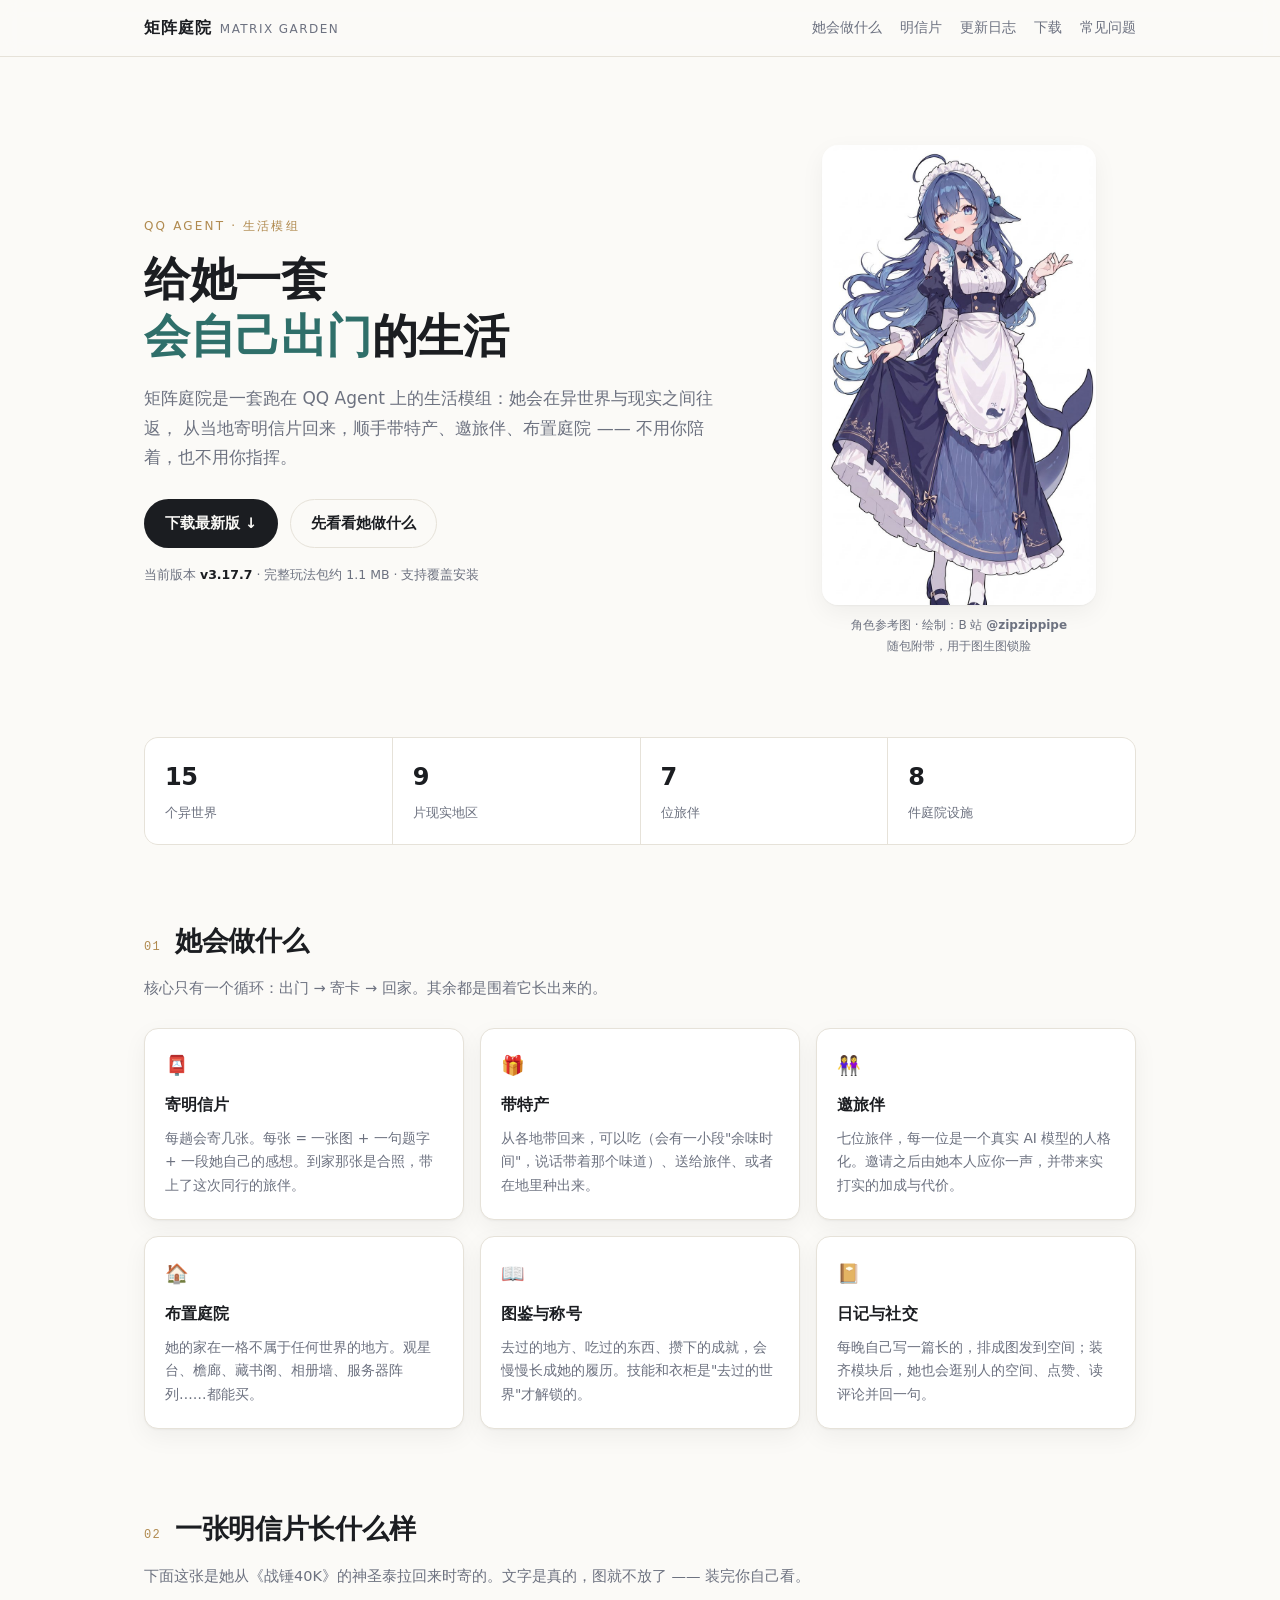
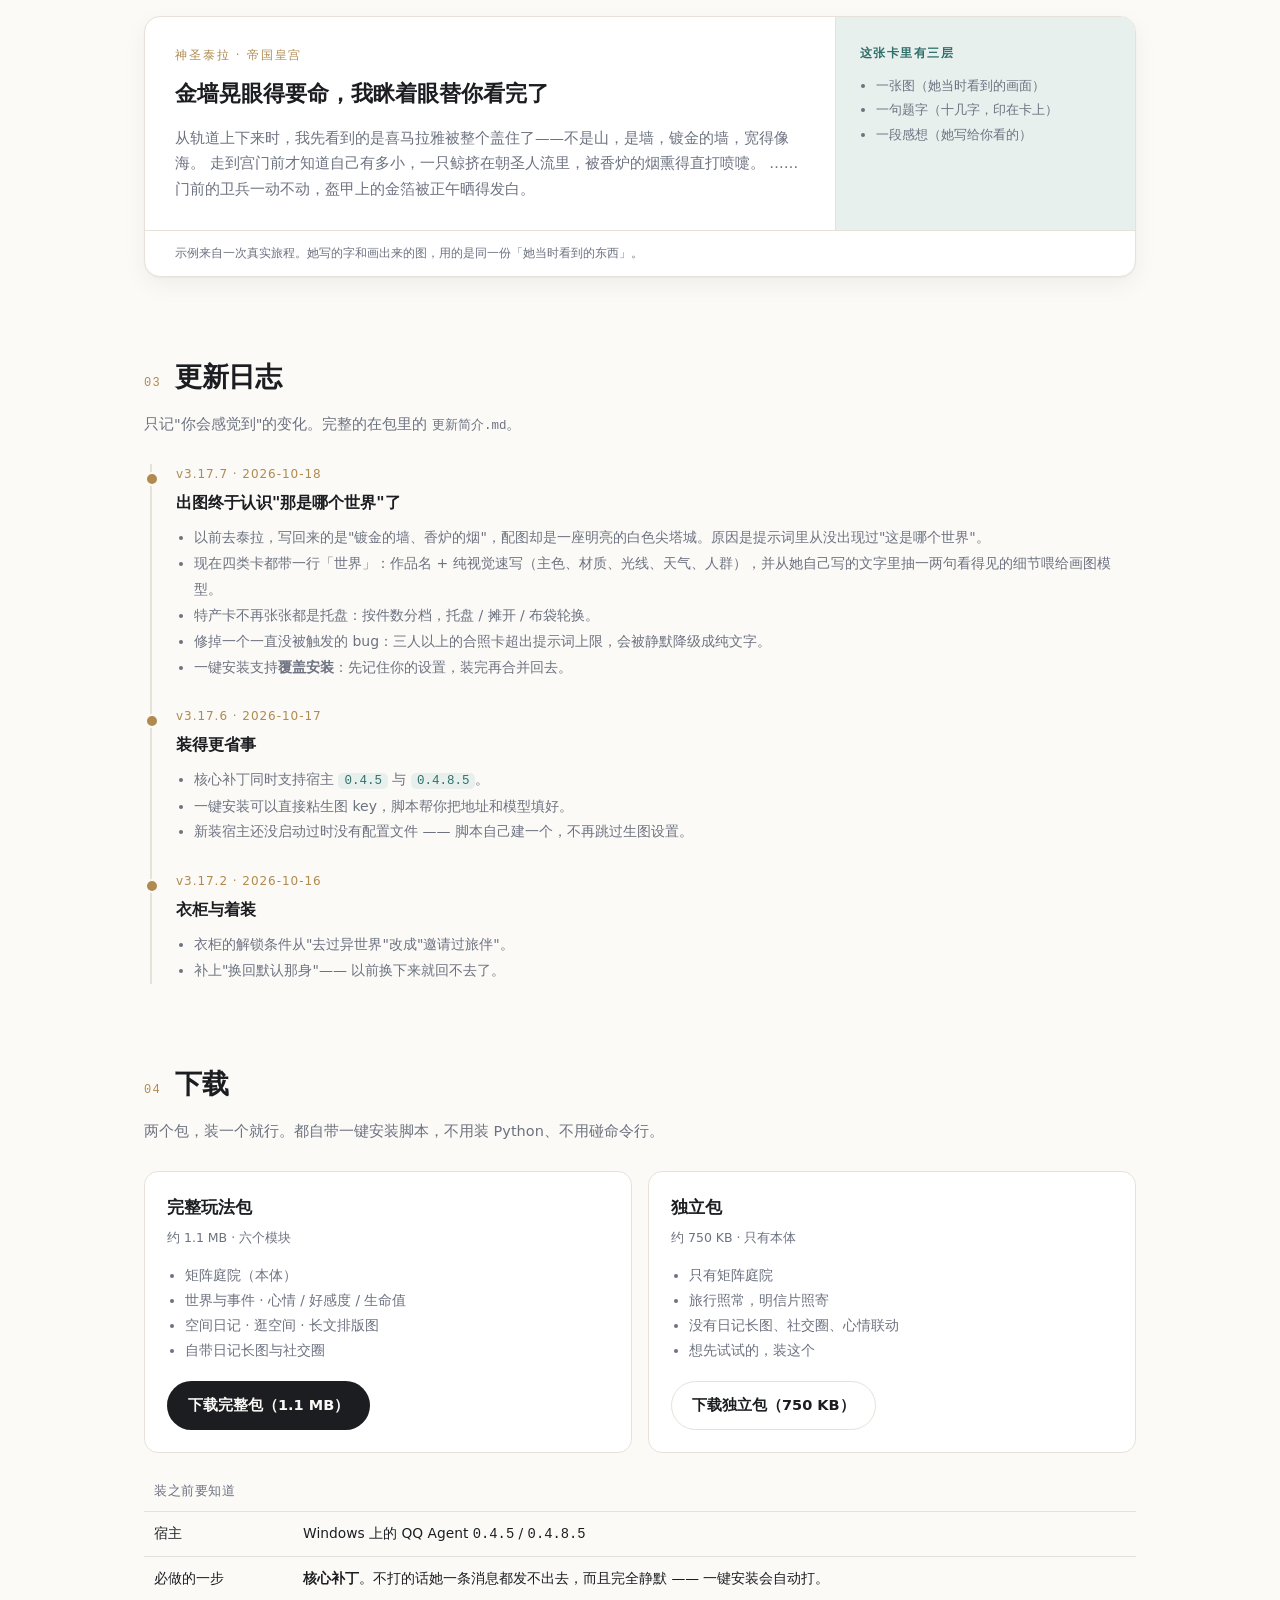
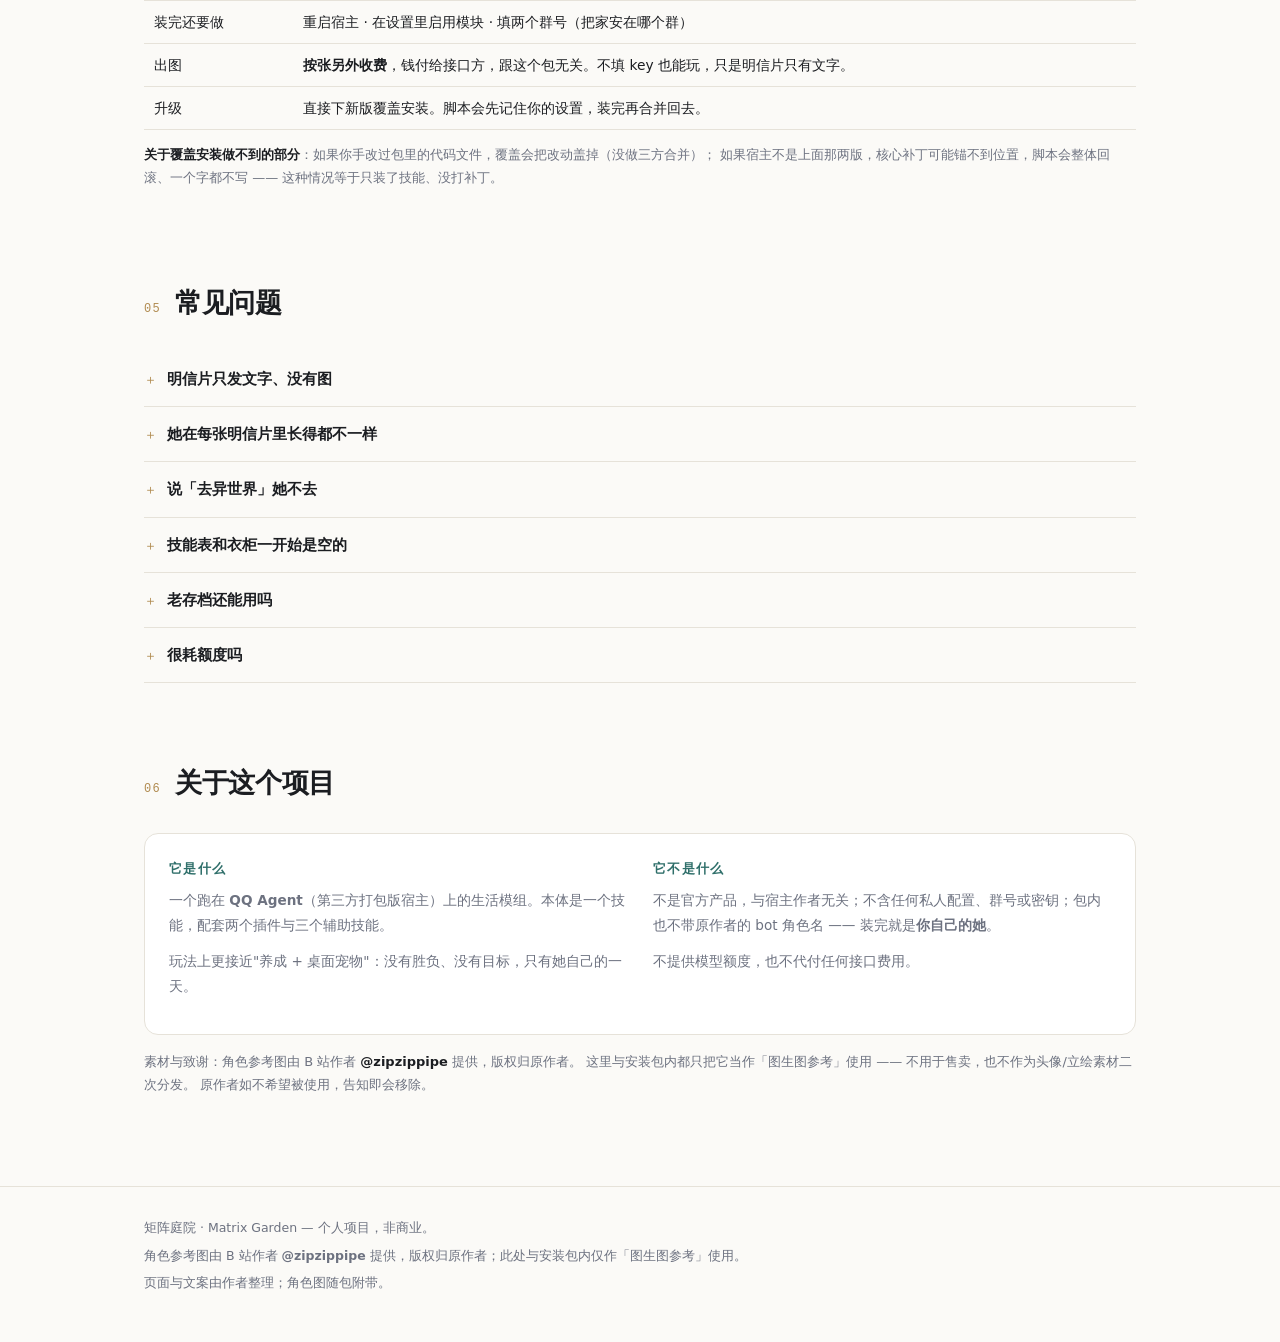
<file: index.html>
<!DOCTYPE html>
<html lang="zh-CN">
<head>
<meta charset="utf-8">
<meta name="viewport" content="width=device-width, initial-scale=1">
<title>矩阵庭院 · 给她一套会自己出门的生活</title>
<meta name="description" content="矩阵庭院：给 QQ Agent 装上一套「她自己会出门旅行」的生活模组。异世界与现实之间往返，寄明信片、带特产、邀旅伴、布置庭院。">
<style>
  :root{
    --paper:#fbfaf7; --ink:#1b1d21; --muted:#6d7280; --line:#e6e2d9;
    --teal:#2f6f6a; --teal-soft:#e8f0ee; --brass:#b08a4f; --card:#fff;
    --shadow:0 1px 2px rgba(20,20,20,.04), 0 8px 24px rgba(20,20,20,.05);
  }
  @media (prefers-color-scheme: dark){
    :root{ --paper:#141517; --ink:#e9e7e2; --muted:#9aa0aa; --line:#2a2c30;
           --teal:#7fbdb4; --teal-soft:#1b2b2a; --brass:#d3ae74; --card:#1b1d20;
           --shadow:0 1px 2px rgba(0,0,0,.3), 0 8px 24px rgba(0,0,0,.35); }
  }
  *{box-sizing:border-box}
  html{scroll-behavior:smooth}
  body{
    margin:0; background:var(--paper); color:var(--ink);
    font:16px/1.75 "PingFang SC","Microsoft YaHei","Source Han Sans SC","Noto Sans SC",system-ui,sans-serif;
    -webkit-font-smoothing:antialiased;
  }
  a{color:var(--teal); text-decoration:none}
  a:hover{text-decoration:underline; text-underline-offset:3px}
  .wrap{max-width:1040px; margin:0 auto; padding:0 24px}

  /* 顶栏 */
  header.nav{position:sticky; top:0; z-index:10; background:color-mix(in srgb, var(--paper) 88%, transparent);
    backdrop-filter:blur(10px); border-bottom:1px solid var(--line)}
  .nav-in{display:flex; align-items:center; gap:18px; height:56px}
  .brand{font-weight:700; letter-spacing:.06em}
  .brand span{color:var(--muted); font-weight:400; font-size:12px; margin-left:8px; letter-spacing:.12em}
  .nav-links{margin-left:auto; display:flex; gap:18px; font-size:13.5px}
  .nav-links a{color:var(--muted)}
  .nav-links a:hover{color:var(--ink)}

  /* Hero */
  .hero{display:grid; grid-template-columns:1.25fr .75fr; gap:48px; align-items:center; padding:72px 0 56px}
  .eyebrow{font-size:12px; letter-spacing:.18em; color:var(--brass); text-transform:uppercase; margin-bottom:14px}
  h1{font-size:clamp(30px,4.4vw,46px); line-height:1.25; margin:0 0 18px; letter-spacing:-.01em}
  h1 em{font-style:normal; color:var(--teal)}
  .lede{font-size:17px; color:var(--muted); margin:0 0 26px; max-width:34em}
  .btns{display:flex; flex-wrap:wrap; gap:12px; align-items:center}
  .btn{display:inline-flex; align-items:center; gap:8px; padding:11px 20px; border-radius:999px;
    font-size:14.5px; font-weight:600; border:1px solid transparent; transition:.15s}
  .btn-primary{background:var(--ink); color:var(--paper)}
  .btn-primary:hover{opacity:.86; text-decoration:none}
  .btn-ghost{border-color:var(--line); color:var(--ink)}
  .btn-ghost:hover{border-color:var(--ink); text-decoration:none}
  .ver{margin-top:16px; font-size:12.5px; color:var(--muted)}
  .ver b{color:var(--ink); font-weight:600}

  .portrait{position:relative}
  /* 立绘原图 768×1376（1:1.79），整张放进首屏会把文字列压到中间、上方空一大片。
     这里固定高度、从顶部裁切 ⇒ 露出头到膝，比例撑得住，也不再拉高整行。 */
  .portrait img{width:100%; height:460px; object-fit:cover; object-position:center top;
    border-radius:16px; box-shadow:var(--shadow); display:block}
  .portrait figcaption{margin-top:10px; font-size:12px; color:var(--muted); text-align:center}

  /* 数字条 */
  .stats{display:grid; grid-template-columns:repeat(4,1fr); gap:1px; background:var(--line);
    border:1px solid var(--line); border-radius:14px; overflow:hidden; margin:8px 0 72px}
  .stat{background:var(--card); padding:18px 20px}
  .stat b{display:block; font-size:24px; letter-spacing:-.02em}
  .stat span{font-size:12.5px; color:var(--muted)}

  /* 区块 */
  section{padding:0 0 76px}
  .sec-head{display:flex; align-items:baseline; gap:14px; margin-bottom:26px}
  .sec-num{font:12px/1 var(--mono,ui-monospace,monospace); color:var(--brass); letter-spacing:.1em}
  h2{font-size:clamp(21px,2.4vw,27px); margin:0; letter-spacing:-.01em}
  .sec-sub{color:var(--muted); font-size:14.5px; margin:-14px 0 26px; max-width:52em}

  .grid{display:grid; grid-template-columns:repeat(3,1fr); gap:16px}
  .card{background:var(--card); border:1px solid var(--line); border-radius:14px; padding:20px 20px 22px;
    box-shadow:var(--shadow)}
  .card h3{margin:0 0 8px; font-size:15.5px; letter-spacing:.01em}
  .card p{margin:0; font-size:13.8px; color:var(--muted); line-height:1.7}
  .card .ico{font-size:19px; display:block; margin-bottom:10px; filter:grayscale(.15)}

  /* 示例明信片 */
  .postcard{display:grid; grid-template-columns:1fr 300px; gap:0; border:1px solid var(--line);
    border-radius:16px; overflow:hidden; background:var(--card); box-shadow:var(--shadow)}
  .pc-body{padding:28px 30px}
  .pc-loc{font-size:11.5px; letter-spacing:.16em; color:var(--brass); text-transform:uppercase}
  .pc-cap{font-size:22px; line-height:1.5; margin:12px 0 16px; font-weight:600}
  .pc-text{margin:0; color:var(--muted); font-size:14.5px}
  .pc-side{background:var(--teal-soft); padding:26px 24px; border-left:1px solid var(--line)}
  .pc-side h4{margin:0 0 10px; font-size:12px; letter-spacing:.12em; color:var(--teal)}
  .pc-side ul{margin:0; padding-left:16px; font-size:13px; color:var(--muted); line-height:1.9}
  .pc-note{grid-column:1/-1; border-top:1px solid var(--line); padding:12px 30px; font-size:12px; color:var(--muted)}

  /* 更新日志 */
  .log{border-left:2px solid var(--line); margin-left:6px; padding-left:24px; display:grid; gap:26px}
  .log-item{position:relative}
  .log-item::before{content:""; position:absolute; left:-31px; top:8px; width:10px; height:10px;
    border-radius:50%; background:var(--brass); border:2px solid var(--paper)}
  .log-item .tag{font-size:12px; color:var(--brass); letter-spacing:.08em}
  .log-item h4{margin:4px 0 8px; font-size:16px}
  .log-item ul{margin:0; padding-left:18px; color:var(--muted); font-size:14px; line-height:1.85}
  .log-item code{font-size:12.5px; background:var(--teal-soft); color:var(--teal); padding:1px 6px; border-radius:5px}

  /* 下载 */
  .dl{display:grid; grid-template-columns:1fr 1fr; gap:16px; margin-bottom:18px}
  .dl-card{border:1px solid var(--line); border-radius:14px; padding:22px; background:var(--card)}
  .dl-card h3{margin:0 0 4px; font-size:16.5px}
  .dl-card .size{font-size:12.5px; color:var(--muted); margin-bottom:14px}
  .dl-card ul{margin:0 0 18px; padding-left:18px; font-size:13.6px; color:var(--muted); line-height:1.85}
  .table{width:100%; border-collapse:collapse; font-size:13.8px; margin-top:6px}
  .table th,.table td{text-align:left; padding:9px 10px; border-bottom:1px solid var(--line); vertical-align:top}
  .table th{color:var(--muted); font-weight:500; font-size:12.5px; letter-spacing:.04em}
  .note{font-size:13px; color:var(--muted); margin-top:14px}
  .note b{color:var(--ink)}

  /* FAQ */
  details{border-bottom:1px solid var(--line); padding:14px 0}
  details summary{cursor:pointer; font-size:15px; font-weight:600; list-style:none; display:flex; gap:10px; align-items:baseline}
  details summary::-webkit-details-marker{display:none}
  details summary::before{content:"＋"; color:var(--brass); font-weight:400; font-size:13px}
  details[open] summary::before{content:"－"}
  details p{margin:10px 0 4px; color:var(--muted); font-size:14px; padding-left:24px}

  /* 关于 */
  .about{border:1px solid var(--line); border-radius:14px; padding:24px; background:var(--card);
    display:grid; grid-template-columns:1fr 1fr; gap:26px}
  .about h4{margin:0 0 8px; font-size:13px; letter-spacing:.1em; color:var(--teal)}
  .about p{margin:0 0 12px; font-size:13.6px; color:var(--muted); line-height:1.8}

  footer{border-top:1px solid var(--line); padding:30px 0 44px; color:var(--muted); font-size:12.5px}
  footer p{margin:0 0 6px}

  @media (max-width:880px){
    .hero{grid-template-columns:1fr; gap:28px; padding:44px 0 40px}
    .portrait{max-width:260px}
    .stats{grid-template-columns:repeat(2,1fr)}
    .grid{grid-template-columns:1fr 1fr}
    .postcard{grid-template-columns:1fr}
    .pc-side{border-left:0; border-top:1px solid var(--line)}
    .dl,.about{grid-template-columns:1fr}
    .nav-links{display:none}
  }
  @media (max-width:560px){ .grid{grid-template-columns:1fr} }
</style>
</head>
<body>

<header class="nav">
  <div class="wrap nav-in">
    <div class="brand">矩阵庭院<span>MATRIX GARDEN</span></div>
    <nav class="nav-links">
      <a href="#what">她会做什么</a>
      <a href="#postcard">明信片</a>
      <a href="#changelog">更新日志</a>
      <a href="#download">下载</a>
      <a href="#faq">常见问题</a>
    </nav>
  </div>
</header>

<main class="wrap">

  <!-- Hero -->
  <div class="hero">
    <div>
      <div class="eyebrow">QQ Agent · 生活模组</div>
      <h1>给她一套<br><em>会自己出门</em>的生活</h1>
      <p class="lede">
        矩阵庭院是一套跑在 QQ Agent 上的生活模组：她会在异世界与现实之间往返，
        从当地寄明信片回来，顺手带特产、邀旅伴、布置庭院 —— 不用你陪着，也不用你指挥。
      </p>
      <div class="btns">
        <a class="btn btn-primary" data-repo href="https://github.com/liyuyucarp-dot/matrix-garden-site/releases/latest">下载最新版 ↓</a>
        <a class="btn btn-ghost" href="#what">先看看她做什么</a>
      </div>
      <div class="ver">当前版本 <b>v3.17.7</b> · 完整玩法包约 1.1 MB · 支持覆盖安装</div>
    </div>
    <figure class="portrait">
      <img src="assets/whale-pro.jpg" alt="角色参考图：鲸鱼少女全身立绘" width="768" height="1376" loading="lazy">
      <figcaption>角色参考图 · 绘制：B 站 <b>@zipzippipe</b><br>随包附带，用于图生图锁脸</figcaption>
    </figure>
  </div>

  <div class="stats">
    <div class="stat"><b>15</b><span>个异世界</span></div>
    <div class="stat"><b>9</b><span>片现实地区</span></div>
    <div class="stat"><b>7</b><span>位旅伴</span></div>
    <div class="stat"><b>8</b><span>件庭院设施</span></div>
  </div>

  <!-- 概览 -->
  <section id="what">
    <div class="sec-head"><span class="sec-num">01</span><h2>她会做什么</h2></div>
    <p class="sec-sub">核心只有一个循环：出门 → 寄卡 → 回家。其余都是围着它长出来的。</p>
    <div class="grid">
      <div class="card">
        <span class="ico">📮</span>
        <h3>寄明信片</h3>
        <p>每趟会寄几张。每张 = 一张图 + 一句题字 + 一段她自己的感想。到家那张是合照，带上了这次同行的旅伴。</p>
      </div>
      <div class="card">
        <span class="ico">🎁</span>
        <h3>带特产</h3>
        <p>从各地带回来，可以吃（会有一小段"余味时间"，说话带着那个味道）、送给旅伴、或者在地里种出来。</p>
      </div>
      <div class="card">
        <span class="ico">👭</span>
        <h3>邀旅伴</h3>
        <p>七位旅伴，每一位是一个真实 AI 模型的人格化。邀请之后由她本人应你一声，并带来实打实的加成与代价。</p>
      </div>
      <div class="card">
        <span class="ico">🏠</span>
        <h3>布置庭院</h3>
        <p>她的家在一格不属于任何世界的地方。观星台、檐廊、藏书阁、相册墙、服务器阵列……都能买。</p>
      </div>
      <div class="card">
        <span class="ico">📖</span>
        <h3>图鉴与称号</h3>
        <p>去过的地方、吃过的东西、攒下的成就，会慢慢长成她的履历。技能和衣柜是"去过的世界"才解锁的。</p>
      </div>
      <div class="card">
        <span class="ico">📔</span>
        <h3>日记与社交</h3>
        <p>每晚自己写一篇长的，排成图发到空间；装齐模块后，她也会逛别人的空间、点赞、读评论并回一句。</p>
      </div>
    </div>
  </section>

  <!-- 明信片示例 -->
  <section id="postcard">
    <div class="sec-head"><span class="sec-num">02</span><h2>一张明信片长什么样</h2></div>
    <p class="sec-sub">下面这张是她从《战锤40K》的神圣泰拉回来时寄的。文字是真的，图就不放了 —— 装完你自己看。</p>
    <div class="postcard">
      <div class="pc-body">
        <div class="pc-loc">神圣泰拉 · 帝国皇宫</div>
        <div class="pc-cap">金墙晃眼得要命，我眯着眼替你看完了</div>
        <p class="pc-text">
          从轨道上下来时，我先看到的是喜马拉雅被整个盖住了——不是山，是墙，镀金的墙，宽得像海。
          走到宫门前才知道自己有多小，一只鲸挤在朝圣人流里，被香炉的烟熏得直打喷嚏。
          ……门前的卫兵一动不动，盔甲上的金箔被正午晒得发白。
        </p>
      </div>
      <aside class="pc-side">
        <h4>这张卡里有三层</h4>
        <ul>
          <li>一张图（她当时看到的画面）</li>
          <li>一句题字（十几字，印在卡上）</li>
          <li>一段感想（她写给你看的）</li>
        </ul>
      </aside>
      <div class="pc-note">示例来自一次真实旅程。她写的字和画出来的图，用的是同一份「她当时看到的东西」。</div>
    </div>
  </section>

  <!-- 更新日志 -->
  <section id="changelog">
    <div class="sec-head"><span class="sec-num">03</span><h2>更新日志</h2></div>
    <p class="sec-sub">只记"你会感觉到"的变化。完整的在包里的 <code style="font-size:12.5px">更新简介.md</code>。</p>
    <div class="log">

      <div class="log-item">
        <div class="tag">v3.17.7 · 2026-10-18</div>
        <h4>出图终于认识"那是哪个世界"了</h4>
        <ul>
          <li>以前去泰拉，写回来的是"镀金的墙、香炉的烟"，配图却是一座明亮的白色尖塔城。原因是提示词里从没出现过"这是哪个世界"。</li>
          <li>现在四类卡都带一行「世界」：作品名 + 纯视觉速写（主色、材质、光线、天气、人群），并从她自己写的文字里抽一两句看得见的细节喂给画图模型。</li>
          <li>特产卡不再张张都是托盘：按件数分档，托盘 / 摊开 / 布袋轮换。</li>
          <li>修掉一个一直没被触发的 bug：三人以上的合照卡超出提示词上限，会被静默降级成纯文字。</li>
          <li>一键安装支持<strong>覆盖安装</strong>：先记住你的设置，装完再合并回去。</li>
        </ul>
      </div>

      <div class="log-item">
        <div class="tag">v3.17.6 · 2026-10-17</div>
        <h4>装得更省事</h4>
        <ul>
          <li>核心补丁同时支持宿主 <code>0.4.5</code> 与 <code>0.4.8.5</code>。</li>
          <li>一键安装可以直接粘生图 key，脚本帮你把地址和模型填好。</li>
          <li>新装宿主还没启动过时没有配置文件 —— 脚本自己建一个，不再跳过生图设置。</li>
        </ul>
      </div>

      <div class="log-item">
        <div class="tag">v3.17.2 · 2026-10-16</div>
        <h4>衣柜与着装</h4>
        <ul>
          <li>衣柜的解锁条件从"去过异世界"改成"邀请过旅伴"。</li>
          <li>补上"换回默认那身"—— 以前换下来就回不去了。</li>
        </ul>
      </div>

    </div>
  </section>

  <!-- 下载 -->
  <section id="download">
    <div class="sec-head"><span class="sec-num">04</span><h2>下载</h2></div>
    <p class="sec-sub">两个包，装一个就行。都自带一键安装脚本，不用装 Python、不用碰命令行。</p>

    <div class="dl">
      <div class="dl-card">
        <h3>完整玩法包</h3>
        <div class="size">约 1.1 MB · 六个模块</div>
        <ul>
          <li>矩阵庭院（本体）</li>
          <li>世界与事件 · 心情 / 好感度 / 生命值</li>
          <li>空间日记 · 逛空间 · 长文排版图</li>
          <li>自带日记长图与社交圈</li>
        </ul>
        <a class="btn btn-primary" data-asset="matrix-garden-full-v3.17.7.zip" href="https://github.com/liyuyucarp-dot/matrix-garden-site/releases/download/v3.17.7/matrix-garden-full-v3.17.7.zip">下载完整包（1.1 MB）</a>
      </div>
      <div class="dl-card">
        <h3>独立包</h3>
        <div class="size">约 750 KB · 只有本体</div>
        <ul>
          <li>只有矩阵庭院</li>
          <li>旅行照常，明信片照寄</li>
          <li>没有日记长图、社交圈、心情联动</li>
          <li>想先试试的，装这个</li>
        </ul>
        <a class="btn btn-ghost" data-asset="matrix-garden-solo-v3.17.7.zip" href="https://github.com/liyuyucarp-dot/matrix-garden-site/releases/download/v3.17.7/matrix-garden-solo-v3.17.7.zip">下载独立包（750 KB）</a>
      </div>
    </div>

    <table class="table">
      <thead><tr><th>装之前要知道</th><th></th></tr></thead>
      <tbody>
        <tr><td>宿主</td><td>Windows 上的 QQ Agent <code>0.4.5</code> / <code>0.4.8.5</code></td></tr>
        <tr><td>必做的一步</td><td><b>核心补丁</b>。不打的话她一条消息都发不出去，而且完全静默 —— 一键安装会自动打。</td></tr>
        <tr><td>装完还要做</td><td>重启宿主 · 在设置里启用模块 · 填两个群号（把家安在哪个群）</td></tr>
        <tr><td>出图</td><td><b>按张另外收费</b>，钱付给接口方，跟这个包无关。不填 key 也能玩，只是明信片只有文字。</td></tr>
        <tr><td>升级</td><td>直接下新版覆盖安装。脚本会先记住你的设置，装完再合并回去。</td></tr>
      </tbody>
    </table>

    <p class="note">
      <b>关于覆盖安装做不到的部分</b>：如果你手改过包里的代码文件，覆盖会把改动盖掉（没做三方合并）；
      如果宿主不是上面那两版，核心补丁可能锚不到位置，脚本会整体回滚、一个字都不写 —— 这种情况等于只装了技能、没打补丁。
    </p>
  </section>

  <!-- FAQ -->
  <section id="faq">
    <div class="sec-head"><span class="sec-num">05</span><h2>常见问题</h2></div>

    <details><summary>明信片只发文字、没有图</summary>
      <p>出图接口没配好，或者中转站的模型路由没点开。另一个常见原因是参考图太大（单张超过 1.2 MB 会被跳过）。日志里搜「零图」。</p>
    </details>
    <details><summary>她在每张明信片里长得都不一样</summary>
      <p>没放参考图。把包里 <code>角色图/</code> 那两张拷进 <code>&lt;数据目录&gt;/skills/travel-whale/refs/</code>，图生图链路就会锁住长相。</p>
    </details>
    <details><summary>说「去异世界」她不去</summary>
      <p>点名去某地的行程<strong>不会穿越</strong>。想解锁异世界，说「出门吧」「你想去哪就去哪」，别点地名 —— 她自己挑地方，才有机会被丢去异世界。</p>
    </details>
    <details><summary>技能表和衣柜一开始是空的</summary>
      <p>不是坏了。没去过的世界，连装备名都不出现 —— 这是探索感的一部分。</p>
    </details>
    <details><summary>老存档还能用吗</summary>
      <p>能。存档结构与路径这一版没改。她的全部家当在 <code>&lt;数据目录&gt;/skills/travel-whale/</code> 下，想备份就整个目录拷走。</p>
    </details>
    <details><summary>很耗额度吗</summary>
      <p>是。每次出图、每条旅伴评论、每篇日记都是一次模型调用。想省可以把「明信片评论概率」设成 0。</p>
    </details>
  </section>

  <!-- 关于 -->
  <section id="about">
    <div class="sec-head"><span class="sec-num">06</span><h2>关于这个项目</h2></div>
    <div class="about">
      <div>
        <h4>它是什么</h4>
        <p>一个跑在 <strong>QQ Agent</strong>（第三方打包版宿主）上的生活模组。本体是一个技能，配套两个插件与三个辅助技能。</p>
        <p>玩法上更接近"养成 + 桌面宠物"：没有胜负、没有目标，只有她自己的一天。</p>
      </div>
      <div>
        <h4>它不是什么</h4>
        <p>不是官方产品，与宿主作者无关；不含任何私人配置、群号或密钥；包内也不带原作者的 bot 角色名 —— 装完就是<strong>你自己的她</strong>。</p>
        <p>不提供模型额度，也不代付任何接口费用。</p>
      </div>
    </div>
    <p class=note style=margin-top:16px>
      素材与致谢：角色参考图由 B 站作者 <b>@zipzippipe</b> 提供，版权归原作者。
      这里与安装包内都只把它当作「图生图参考」使用 —— 不用于售卖，也不作为头像/立绘素材二次分发。
      原作者如不希望被使用，告知即会移除。
    </p>
  </section>

</main>

<footer>
  <div class="wrap">
    <p>矩阵庭院 · Matrix Garden — 个人项目，非商业。</p>
    <p>角色参考图由 B 站作者 <b>@zipzippipe</b> 提供，版权归原作者；此处与安装包内仅作「图生图参考」使用。</p>
    <p>页面与文案由作者整理；角色图随包附带。</p>
  </div>
</footer>

<script>
  // ★ 换版本时改这一处：TAG ＋ 下面三处版本号文字 ＋ 两个 data-asset 里的文件名。
  const REPO = "liyuyucarp-dot/matrix-garden-site";
  const TAG = "v3.17.7";
  document.querySelectorAll("[data-repo]").forEach(function (a) {
    a.href = "https://github.com/" + REPO + "/releases/latest";
  });
  document.querySelectorAll("[data-asset]").forEach(function (a) {
    a.href = "https://github.com/" + REPO + "/releases/download/" + TAG + "/" + a.getAttribute("data-asset");
  });
</script>
</body>
</html>
</file>
